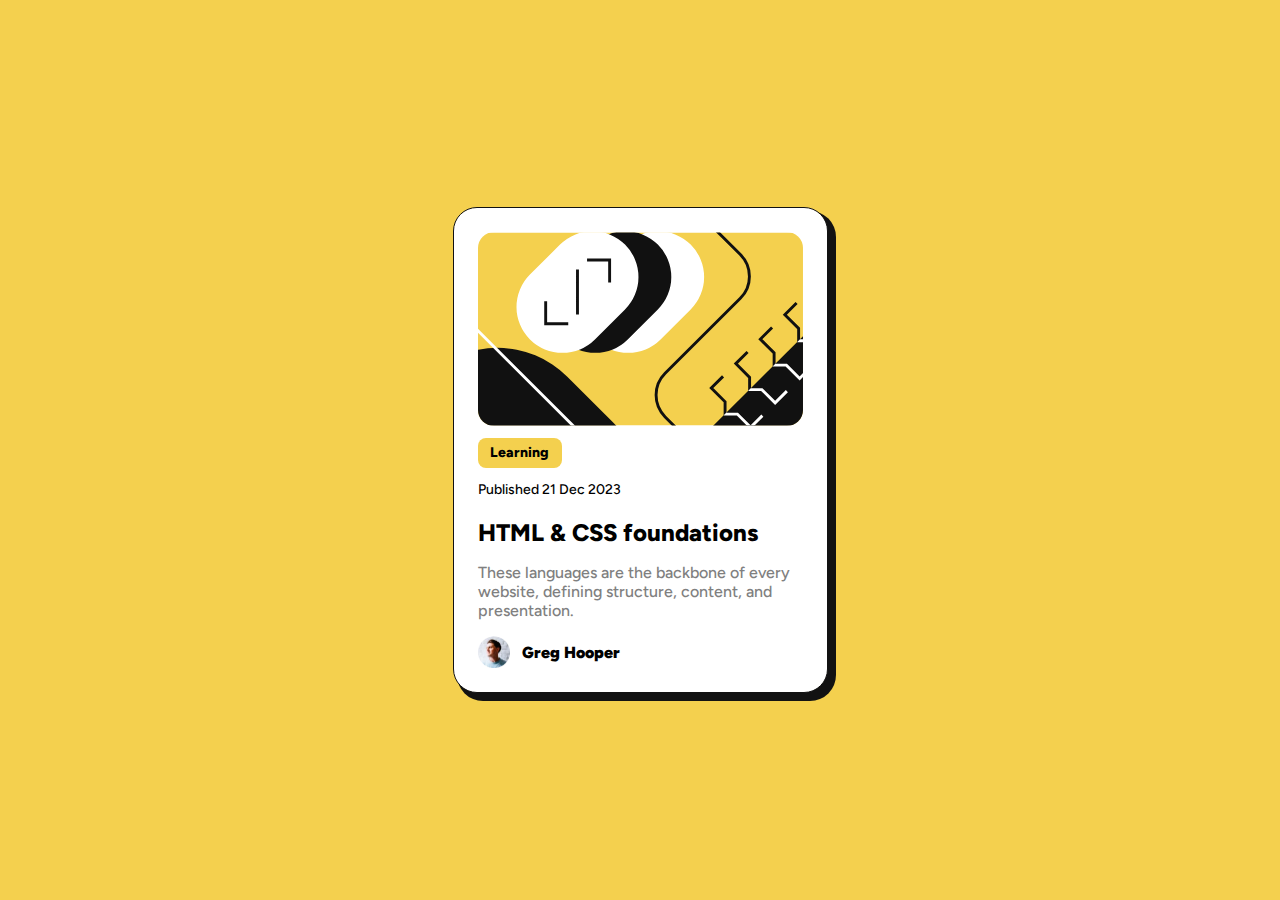
<file: blog-perview-card/index.html>
<!DOCTYPE html>
<html lang="en">
<head>
  <meta charset="UTF-8">
  <meta name="viewport" content="width=device-width, initial-scale=1.0"> <!-- displays site properly based on user's device -->

  <link rel="icon" type="image/png" sizes="32x32" href="assets/images/favicon-32x32.png">
  
  <title>Frontend Mentor | Blog preview card</title>

  <link rel="stylesheet" href="style.css">

</head>
<body>
  <main>
    <img class="svg" src="assets/images/illustration-article.svg" alt="">
    <div class="tag">
      <p>Learning</p>
    </div>
    <div class="publish">
      <p>Published 21 Dec 2023</p>
    </div>
    <h1>HTML & CSS foundations</h1>
    <p class="text">These languages are the backbone of every website, defining structure, content, and presentation.</p>
    <div class="profile">
      <img src="assets/images/image-avatar.webp" alt="">
      <p>Greg Hooper</p>
    </div>
  </main>
</body>
</html>
</file>
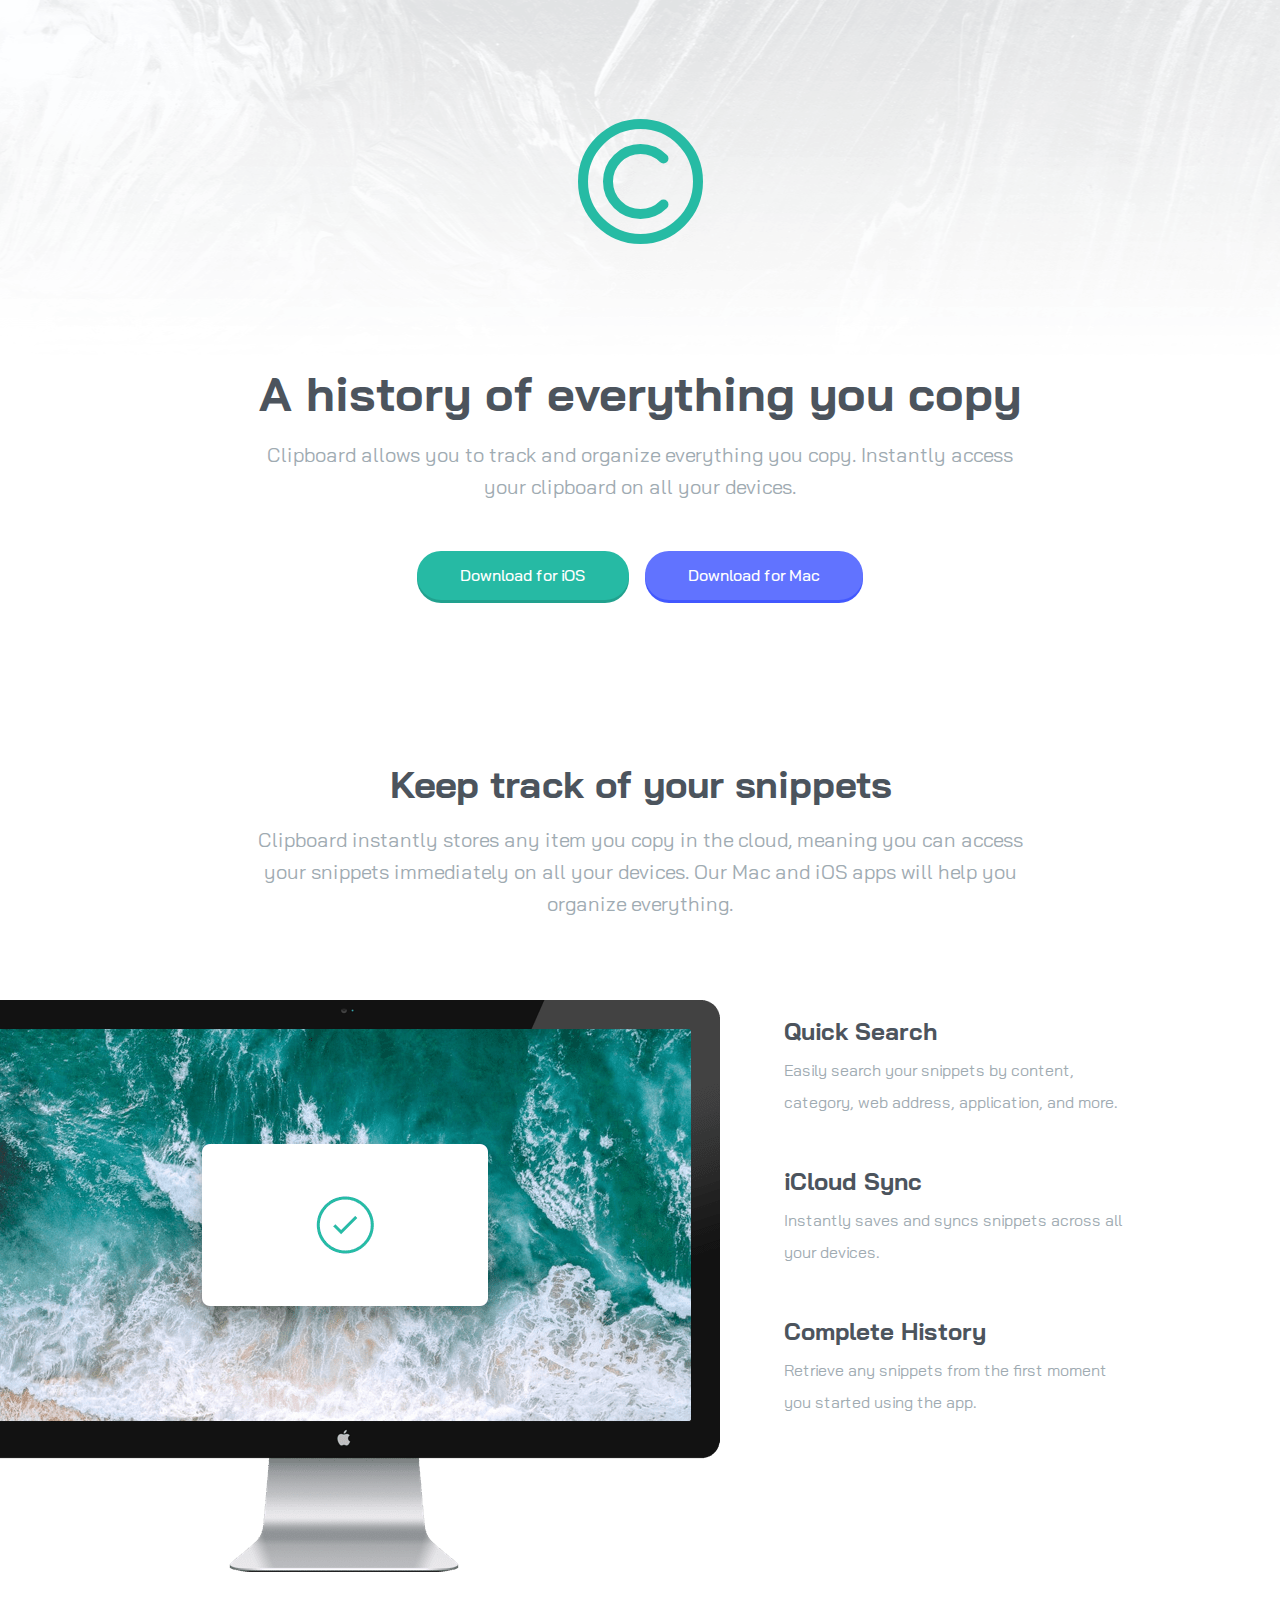
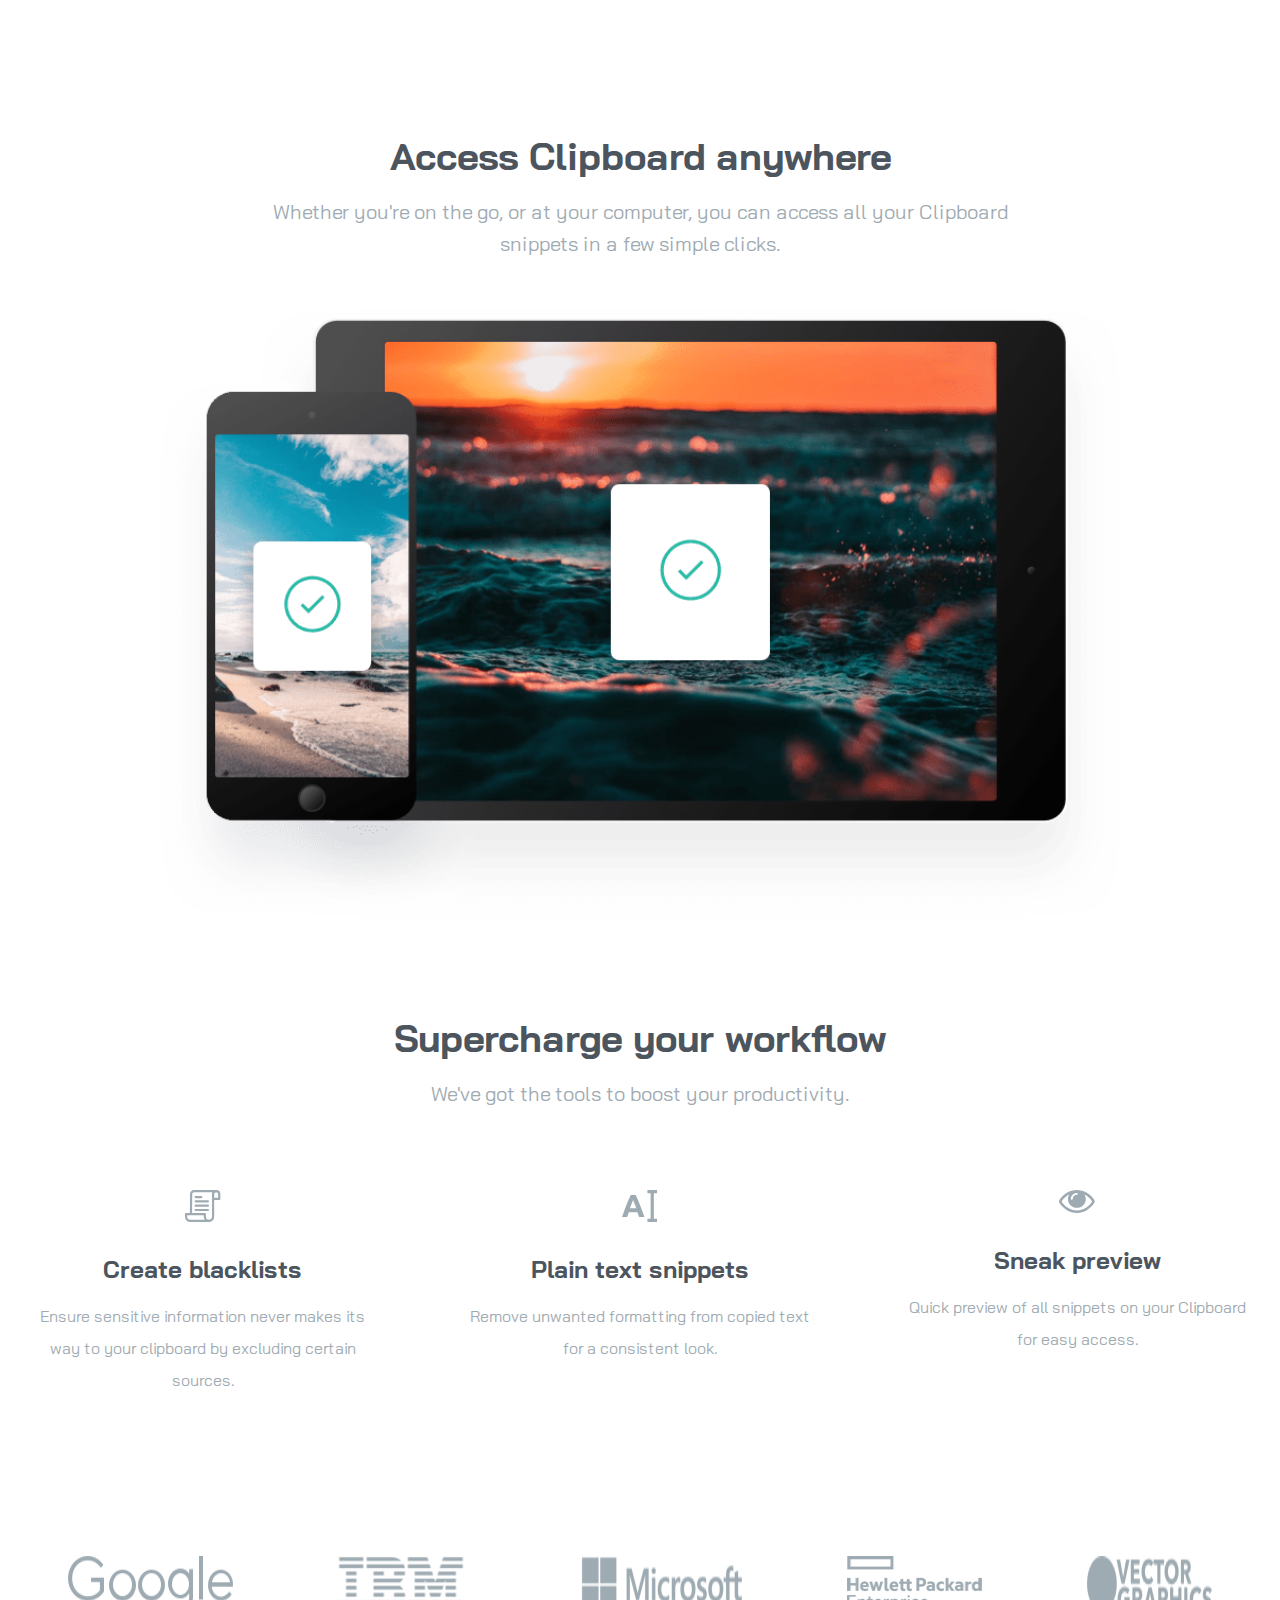
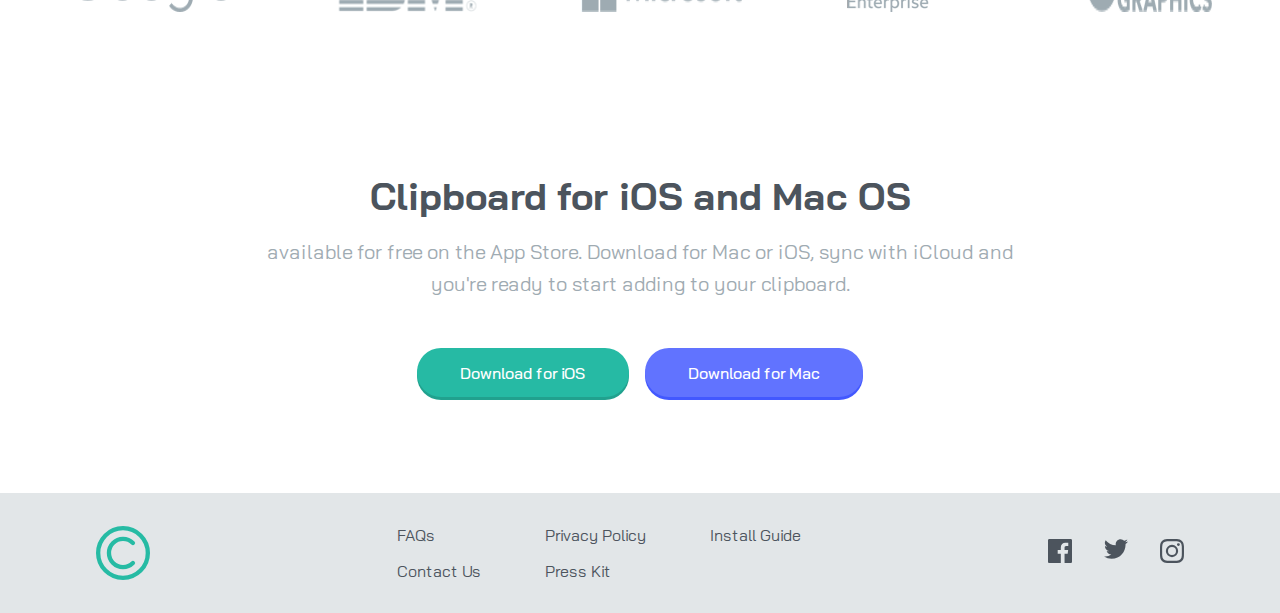
<file: clipboard-landing-page-master/index.html>
<!DOCTYPE html>
<html lang="en">
<head>
    <meta charset="UTF-8">
    <meta name="viewport" content="width=device-width, initial-scale=1.0">
    <title>Frontend Mentor | Clipboard landing page</title>

    <!------- CSS link ------->
    <link rel="stylesheet" href="style/style.css">

</head>
<body>
    <header>
        <img src="images/logo.svg" alt="">
    </header>
    <main>
        <article>
            <h1>A history of everything you copy</h1>
            <p class="text">Clipboard allows you to track and organize everything you copy. Instantly access your clipboard on all your devices.</p>
            <div class="btn__download">
                <button class="iOS">Download for iOS</button>
                <button class="Mac">Download for Mac</button>
            </div>
        </article>
        <article>
            <h2>Keep track of your snippets</h2>
            <p class="text">Clipboard instantly stores any item you copy in the cloud, meaning you can access your snippets immediately on all your devices. Our Mac and iOS apps will help you organize everything.</p>
        </article>

        <div class="container">
            <div class="col">
                <img src="images/image-computer.png" alt="">
            </div>
            <div class="col">
                <div class="row">
                    <h3>Quick Search</h3>
                    <p>Easily search your snippets by content, category, web address, application, and more.</p>
                </div>
                <div class="row">
                    <h3>iCloud Sync</h3>
                    <p>Instantly saves and syncs snippets across all your devices.</p>
                </div>
                <div class="row">
                    <h3>Complete History</h3>
                    <p>Retrieve any snippets from the first moment you started using the app.</p>
                </div>
            </div>
        </div>

        <article>
            <h2>Access Clipboard anywhere</h2>
            <p class="text">Whether you're on the go, or at your computer, you can access all your Clipboard snippets in a few simple clicks.</p>
            <img src="images/image-devices.png" alt="">
        </article>

        <article>
            <h2>Supercharge your workflow</h2>
            <p class="text">We've got the tools to boost your productivity.</p>
        </article>

        <div class="rows">
            <div class="col">
                <img src="images/icon-blacklist.svg" alt="">
                <h3>Create blacklists</h3>
                <p>Ensure sensitive information never makes its way to your clipboard by excluding certain sources.</p>
            </div>
            <div class="col">
                <img src="images/icon-text.svg" alt="">
                <h3>Plain text snippets</h3>
                <p>Remove unwanted formatting from copied text for a consistent look.</p>
            </div>
            <div class="col">
                <img src="images/icon-preview.svg" alt="">
                <h3>Sneak preview</h3>
                <p>Quick preview of all snippets on your Clipboard for easy access.</p>
            </div>
        </div>
        
        <div class="logos">
            <img src="images/logo-google.png" alt="">
            <img src="images/logo-ibm.png" alt="">
            <img src="images/logo-microsoft.png" alt="">
            <img src="images/logo-hp.png" alt="">
            <img src="images/logo-vector-graphics.png" alt="">
        </div>

        <article>
            <h2>Clipboard for iOS and Mac OS</h2>
            <p class="text">available for free on the App Store. Download for Mac or iOS, sync with iCloud and you're ready to start adding to your clipboard.</p>
            <div class="btn__download">
                <button class="iOS">Download for iOS</button>
                <button class="Mac">Download for Mac</button>
            </div>
        </article>
    </main>

    <footer>
        <img src="images/logo.svg" alt="">
        <ul>
            <li>
                <a href="">FAQs</a>
                <a href="">Contact Us</a>
            </li>
            <li>
                <a href="">Privacy Policy</a>
                <a href="">Press Kit</a>
            </li>
            <li>
                <a href="">Install Guide</a>
            </li>
        </ul>
        <div class="social">
            <a href="">
                <svg width="24" height="24" xmlns="http://www.w3.org/2000/svg"><path d="M22.675 0H1.325C.593 0 0 .593 0 1.325v21.351C0 23.407.593 24 1.325 24H12.82v-9.294H9.692v-3.622h3.128V8.413c0-3.1 1.893-4.788 4.659-4.788 1.325 0 2.463.099 2.795.143v3.24l-1.918.001c-1.504 0-1.795.715-1.795 1.763v2.313h3.587l-.467 3.622h-3.12V24h6.116c.73 0 1.323-.593 1.323-1.325V1.325C24 .593 23.407 0 22.675 0z"/></svg>
            </a>
            <a href="">
                <svg width="24" height="20" xmlns="http://www.w3.org/2000/svg"><path d="M24 2.557a9.83 9.83 0 01-2.828.775A4.932 4.932 0 0023.337.608a9.864 9.864 0 01-3.127 1.195A4.916 4.916 0 0016.616.248c-3.179 0-5.515 2.966-4.797 6.045A13.978 13.978 0 011.671 1.149a4.93 4.93 0 001.523 6.574 4.903 4.903 0 01-2.229-.616c-.054 2.281 1.581 4.415 3.949 4.89a4.935 4.935 0 01-2.224.084 4.928 4.928 0 004.6 3.419A9.9 9.9 0 010 17.54a13.94 13.94 0 007.548 2.212c9.142 0 14.307-7.721 13.995-14.646A10.025 10.025 0 0024 2.557z"/></svg>
            </a>
            <a href="">
                <svg width="24" height="24" xmlns="http://www.w3.org/2000/svg"><path d="M12 2.163c3.204 0 3.584.012 4.85.07 3.252.148 4.771 1.691 4.919 4.919.058 1.265.069 1.645.069 4.849 0 3.205-.012 3.584-.069 4.849-.149 3.225-1.664 4.771-4.919 4.919-1.266.058-1.644.07-4.85.07-3.204 0-3.584-.012-4.849-.07-3.26-.149-4.771-1.699-4.919-4.92-.058-1.265-.07-1.644-.07-4.849 0-3.204.013-3.583.07-4.849.149-3.227 1.664-4.771 4.919-4.919 1.266-.057 1.645-.069 4.849-.069zM12 0C8.741 0 8.333.014 7.053.072 2.695.272.273 2.69.073 7.052.014 8.333 0 8.741 0 12c0 3.259.014 3.668.072 4.948.2 4.358 2.618 6.78 6.98 6.98C8.333 23.986 8.741 24 12 24c3.259 0 3.668-.014 4.948-.072 4.354-.2 6.782-2.618 6.979-6.98.059-1.28.073-1.689.073-4.948 0-3.259-.014-3.667-.072-4.947-.196-4.354-2.617-6.78-6.979-6.98C15.668.014 15.259 0 12 0zm0 5.838a6.162 6.162 0 100 12.324 6.162 6.162 0 000-12.324zM12 16a4 4 0 110-8 4 4 0 010 8zm6.406-11.845a1.44 1.44 0 100 2.881 1.44 1.44 0 000-2.881z"/></svg>
            </a>
        </div>
    </footer>
</body>
</html>
</file>
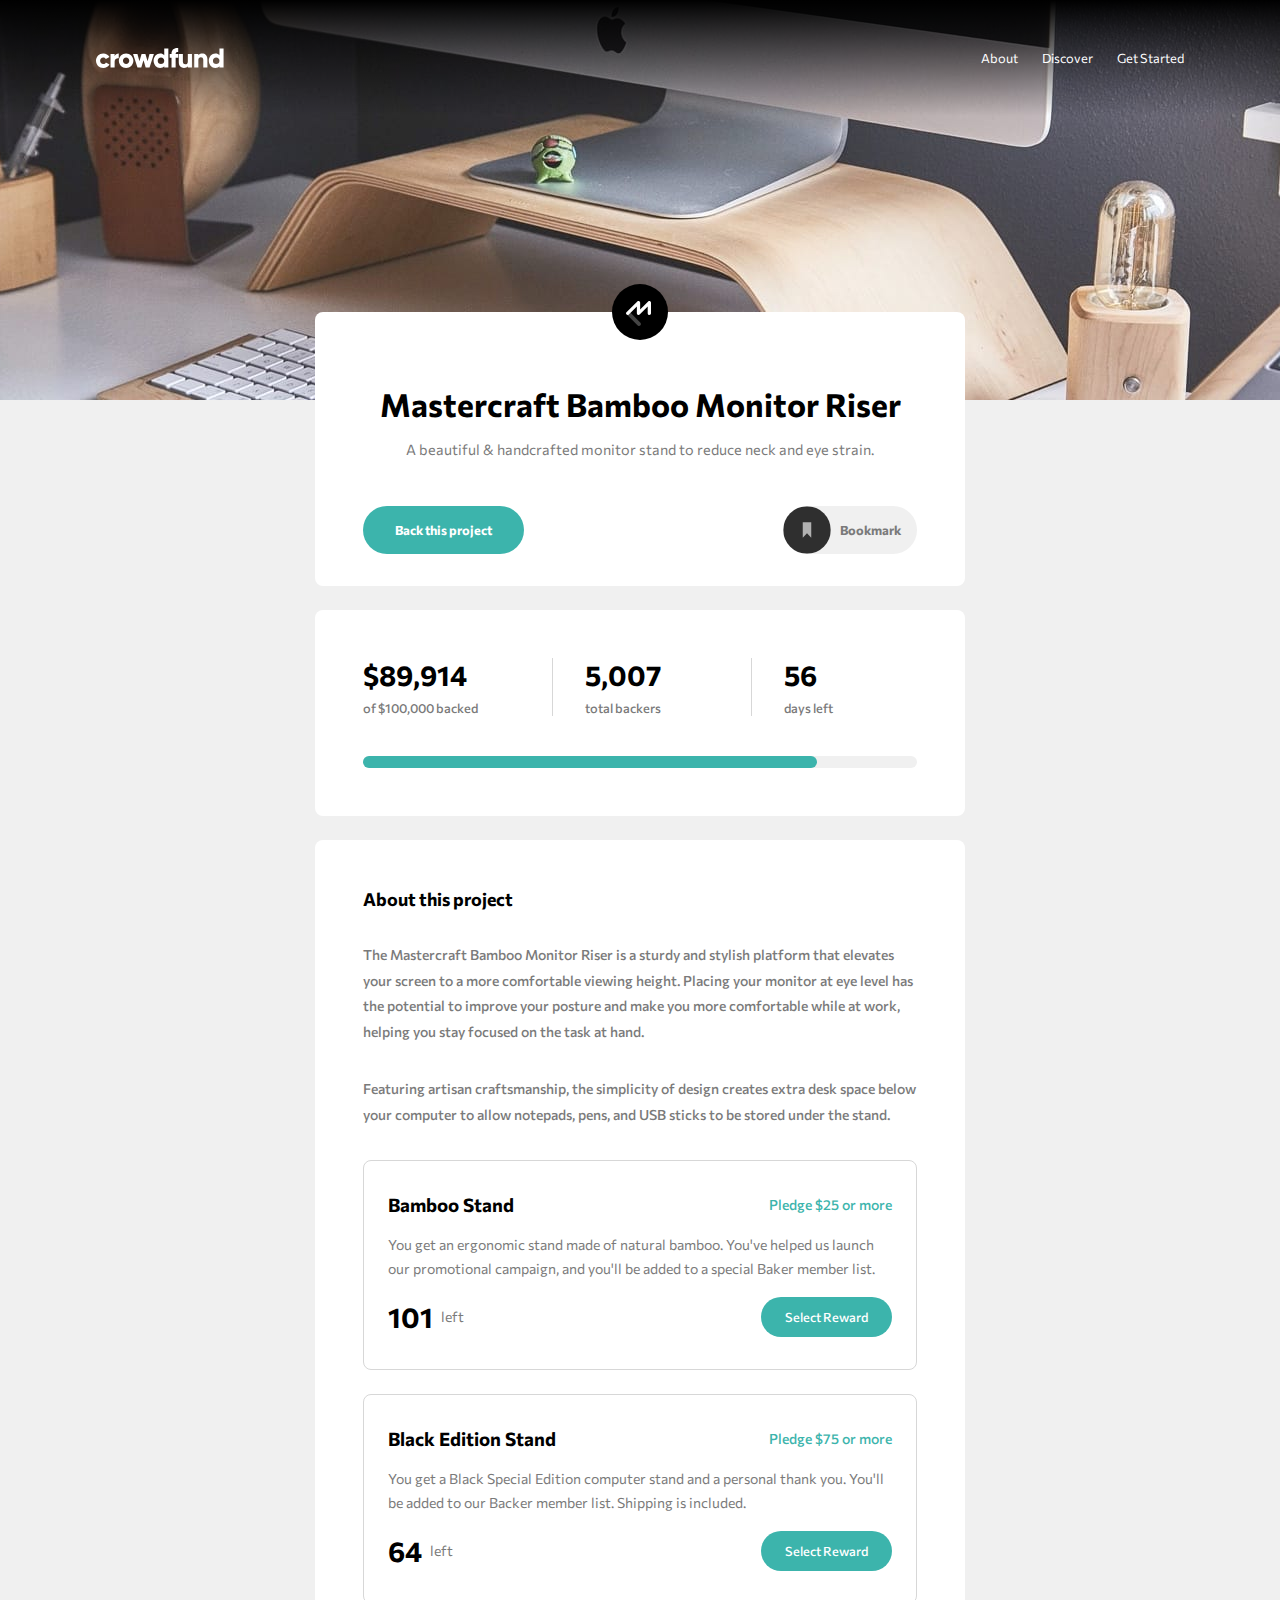
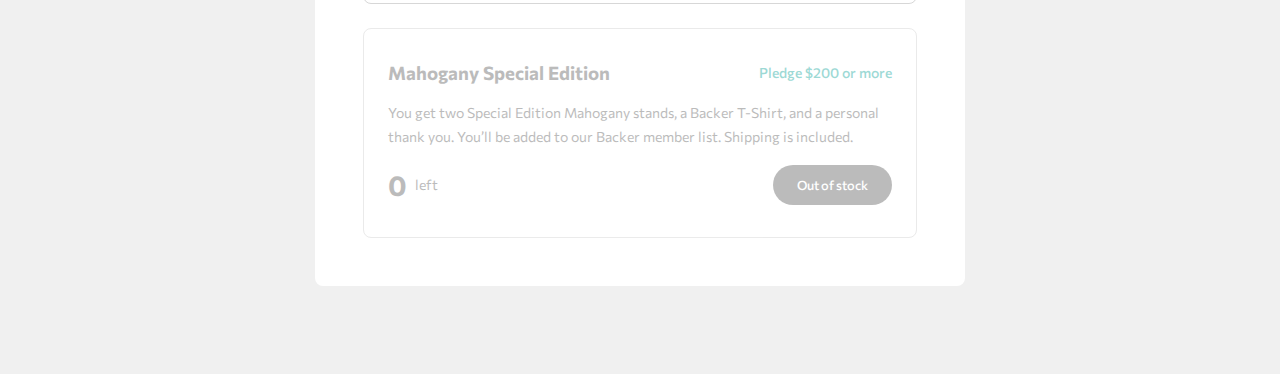
<file: crowdfunding-product-page-main/index.html>
<!DOCTYPE html>
<html lang="en">
    <head>
        <meta charset="UTF-8" />
        <meta name="viewport" content="width=device-width, initial-scale=1.0" />
        <!-- displays site properly based on user's device -->

        <link
            rel="icon"
            type="image/png"
            sizes="32x32"
            href="images/favicon-32x32.png"
        />

        <title>Frontend Mentor | Crowdfunding product page</title>

        <!------- CSS ------->
        <link rel="stylesheet" href="style.css" />
    </head>
    <body>
        <!------- Header ------->
        <header></header>

        <!------- Navbar ------->
        <nav>
            <img src="images/logo.svg" alt="Logo" />
            <li class="nav-items">
                <a href="#">About</a>
                <a href="#">Discover</a>
                <a href="#">Get Started</a>
            </li>
            <img src="images/icon-hamburger.svg" alt="Menu Toggle" menuToggle />
            <!----- Menu ----->
            <div class="menu" menu>
                <li class="menu-items">
                    <a href="#">About</a>
                    <a href="#">Discover</a>
                    <a href="#">Get Started</a>
                </li>
            </div>
        </nav>

        <!------- Main ------->
        <main>
            <article class="title">
                <img src="images/logo-mastercraft.svg" alt="Mastercraft Logo" />
                <h1>Mastercraft Bamboo Monitor Riser</h1>
                <p>
                    A beautiful & handcrafted monitor stand to reduce neck and
                    eye strain.
                </p>
                <div>
                    <button statesModal>Back this project</button>
                    <button bookmark>
                        <svg
                            width="56"
                            height="56"
                            xmlns="http://www.w3.org/2000/svg"
                        >
                            <g fill="none" fill-rule="evenodd">
                                <circle fill="#2F2F2F" cx="28" cy="28" r="28" />
                                <path
                                    fill="#B1B1B1"
                                    d="M23 19v18l5-5.058L33 37V19z"
                                />
                            </g>
                        </svg>
                        <p>Bookmark</p>
                    </button>
                </div>
            </article>
            <article class="status">
                <div>
                    <div class="col">
                        <p class="number">$89,914</p>
                        <p class="text">of $100,000 backed</p>
                    </div>
                    <div class="col">
                        <p class="number">5,007</p>
                        <p class="text">total backers</p>
                    </div>
                    <div class="col">
                        <p class="number">56</p>
                        <p class="text">days left</p>
                    </div>
                </div>
                <div class="progress-bar">
                    <div class="complete"></div>
                </div>
            </article>
            <article class="modal">
                <h2>About this project</h2>
                <p>
                    The Mastercraft Bamboo Monitor Riser is a sturdy and stylish
                    platform that elevates your screen to a more comfortable
                    viewing height. Placing your monitor at eye level has the
                    potential to improve your posture and make you more
                    comfortable while at work, helping you stay focused on the
                    task at hand.
                </p>
                <p>
                    Featuring artisan craftsmanship, the simplicity of design
                    creates extra desk space below your computer to allow
                    notepads, pens, and USB sticks to be stored under the stand.
                </p>
                <div class="modal-options">
                    <div class="option">
                        <div class="title">
                            <h3>Bamboo Stand</h3>
                            <p class="price">Pledge $25 or more</p>
                        </div>
                        <p class="detail">
                            You get an ergonomic stand made of natural bamboo.
                            You've helped us launch our promotional campaign,
                            and you'll be added to a special Baker member list.
                        </p>
                        <div class="more-detail">
                            <span class="days-left">
                                <p class="days">101</p>
                                <p class="left">left</p>
                            </span>
                            <button statesModal>Select Reward</button>
                        </div>
                    </div>
                    <div class="option">
                        <div class="title">
                            <h3>Black Edition Stand</h3>
                            <p class="price">Pledge $75 or more</p>
                        </div>
                        <p class="detail">
                            You get a Black Special Edition computer stand and a
                            personal thank you. You'll be added to our Backer
                            member list. Shipping is included.
                        </p>
                        <div class="more-detail">
                            <span class="days-left">
                                <p class="days">64</p>
                                <p class="left">left</p>
                            </span>
                            <button statesModal>Select Reward</button>
                        </div>
                    </div>
                    <div class="option disable">
                        <div class="title">
                            <h3>Mahogany Special Edition</h3>
                            <p class="price">Pledge $200 or more</p>
                        </div>
                        <p class="detail">
                            You get two Special Edition Mahogany stands, a
                            Backer T-Shirt, and a personal thank you. You’ll be
                            added to our Backer member list. Shipping is
                            included.
                        </p>
                        <div class="more-detail">
                            <span class="days-left">
                                <p class="days">0</p>
                                <p class="left">left</p>
                            </span>
                            <button>Out of stock</button>
                        </div>
                    </div>
                </div>
            </article>
        </main>

        <!------- Modals ------->
        <div class="modals" modals>
            <div>
                <img
                    src="images/icon-close-modal.svg"
                    alt="close"
                    closeModals
                />
                <h4>Back this project</h4>
                <p class="title">
                    Want to support us in bringing Mastercraft Bamboo Monitor
                    Riser out in the world?
                </p>
                <div class="options">
                    <div class="modals-radios">
                        <label success>
                            <input type="radio" name="option" />
                            Pledge with no reward
                        </label>
                        <p class="content">
                            Choose to support us without a reward if you simply
                            believe in our project. As a backer, you will be
                            signed up to receive product updates via email.
                        </p>
                    </div>
                </div>
                <div class="options">
                    <div class="modals-radios">
                        <div class="head">
                            <label>
                                <input type="radio" name="option" checked />
                                Bamboo Stand
                            </label>
                            <p class="pledge">Pledge $25 or more</p>
                            <div class="days-left">
                                <p class="days">101</p>
                                <p class="left">left</p>
                            </div>
                        </div>
                        <p class="content">
                            You get an ergonomic stand made of natural bamboo.
                            You've helped us launch our promotional campaign,
                            and you'll be added to a special Baker member list.
                        </p>
                    </div>
                    <div class="submit">
                        <p>Enter your pledge</p>
                        <div>
                            <label>
                                <p>$</p>
                                <input type="number" value="25" />
                            </label>
                            <button success>Continue</button>
                        </div>
                    </div>
                </div>
                <div class="options">
                    <div class="modals-radios">
                        <div class="head">
                            <label>
                                <input type="radio" name="option" />
                                Black Edition Stand
                            </label>
                            <p class="pledge">Pledge $75 or more</p>
                            <div class="days-left">
                                <p class="days">64</p>
                                <p class="left">left</p>
                            </div>
                        </div>
                        <p class="content">
                            You get a Black Special Edition computer stand and a
                            personal thank you. You'll be added to our Backer
                            member list. Shipping is included.
                        </p>
                    </div>
                    <div class="submit">
                        <p>Enter your pledge</p>
                        <div>
                            <label>
                                <p>$</p>
                                <input type="number" value="75" />
                            </label>
                            <button success>Continue</button>
                        </div>
                    </div>
                </div>
            </div>
        </div>

        <!------- Modal Completed ------->
        <div class="modal-completed" completed>
            <div>
                <img src="images/icon-check.svg" alt="Icon Check" />
                <h6>Thanks for your support!</h6>
                <p>
                    Your pledge brings us one step closer to sharing Mastercraft
                    Bamboo Monitor Riser worldwide. You will get an email once
                    our campaign is completed.
                </p>
                <button popUp>Got it!</button>
            </div>
        </div>

        <!------- JS ------->
        <script src="script.js"></script>
    </body>
</html>
</file>
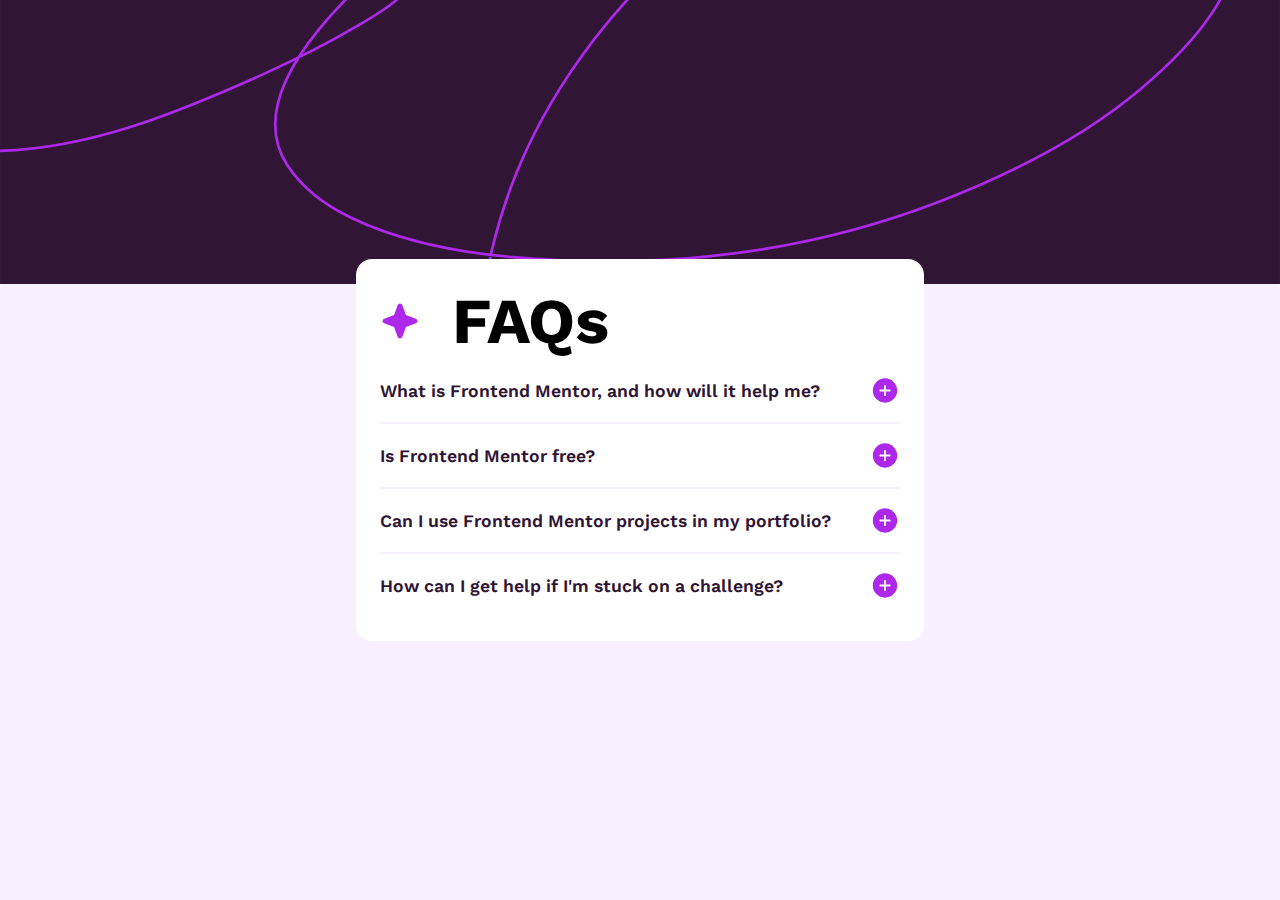
<file: faq-accordion-main/index.html>
<!DOCTYPE html>
<html lang="en">
<head>
  <meta charset="UTF-8">
  <meta name="viewport" content="width=device-width, initial-scale=1.0"> <!-- displays site properly based on user's device -->
  <link rel="icon" type="image/png" sizes="32x32" href="assets/images/favicon-32x32.png">
  <link rel="stylesheet" href="style.css">
  <title>Frontend Mentor | FAQ accordion</title>
</head>
<body>
  <div class="container">
    <div class="faq-headline">
      <img src="assets/images/icon-star.svg" alt="">
      <h1>FAQs</h1>
    </div>
    <div class="accordion-container">
      <div class="accordion-item">
        <button class="accordion-btn">
          What is Frontend Mentor, and how will it help me?
          <div class="icons">
            <img class="plus-icon btn-icon" src="assets/images/icon-plus.svg" alt="">
            <img class="minus-icon btn-icon" src="assets/images/icon-minus.svg" alt="">
          </div>
        </button>
        <div class="accordion-description">
          <p>Frontend Mentor offers realistic coding challenges to help developers improve their
            frontend coding skills with projects in HTML, CSS, and JavaScript. It's suitable for
            all levels and ideal for portfolio building.</p>
        </div>
      </div>
      <div class="accordion-item">
        <button id="accordion-btn" class="accordion-btn">
          Is Frontend Mentor free?
          <div class="icons">
            <img class="plus-icon btn-icon" src="assets/images/icon-plus.svg" alt="">
            <img class="minus-icon btn-icon" src="assets/images/icon-minus.svg" alt="">
          </div>
        </button>
        <div class="accordion-description">
          <p>Yes, Frontend Mentor offers both free and premium coding challenges, with the free
            option providing access to a range of projects suitable for all skill levels.</p>
        </div>
      </div>
      <div class="accordion-item">
        <button id="accordion-btn" class="accordion-btn">
          Can I use Frontend Mentor projects in my portfolio?
          <div class="icons">
            <img class="plus-icon btn-icon" src="assets/images/icon-plus.svg" alt="">
            <img class="minus-icon btn-icon" src="assets/images/icon-minus.svg" alt="">
          </div>
        </button>
        <div class="accordion-description">
          <p>Yes, you can use projects completed on Frontend Mentor in your portfolio. It's an excellent
            way to showcase your skills to potential employers!</p>
        </div>
      </div>
      <div class="accordion-item">
        <button id="accordion-btn" class="accordion-btn">
          How can I get help if I'm stuck on a challenge?
          <div class="icons">
            <img class="plus-icon btn-icon" src="assets/images/icon-plus.svg" alt="">
            <img class="minus-icon btn-icon" src="assets/images/icon-minus.svg" alt="">
          </div>
        </button>
        <div class="accordion-description">
          <p>The best place to get help is inside Frontend Mentor's Discord community. There's a help
            channel where you can ask questions and seek support from other community members.</p>
        </div>
      </div>
    </div>
  </div>
  <script src="script.js"></script>
</body>
</html>
</file>
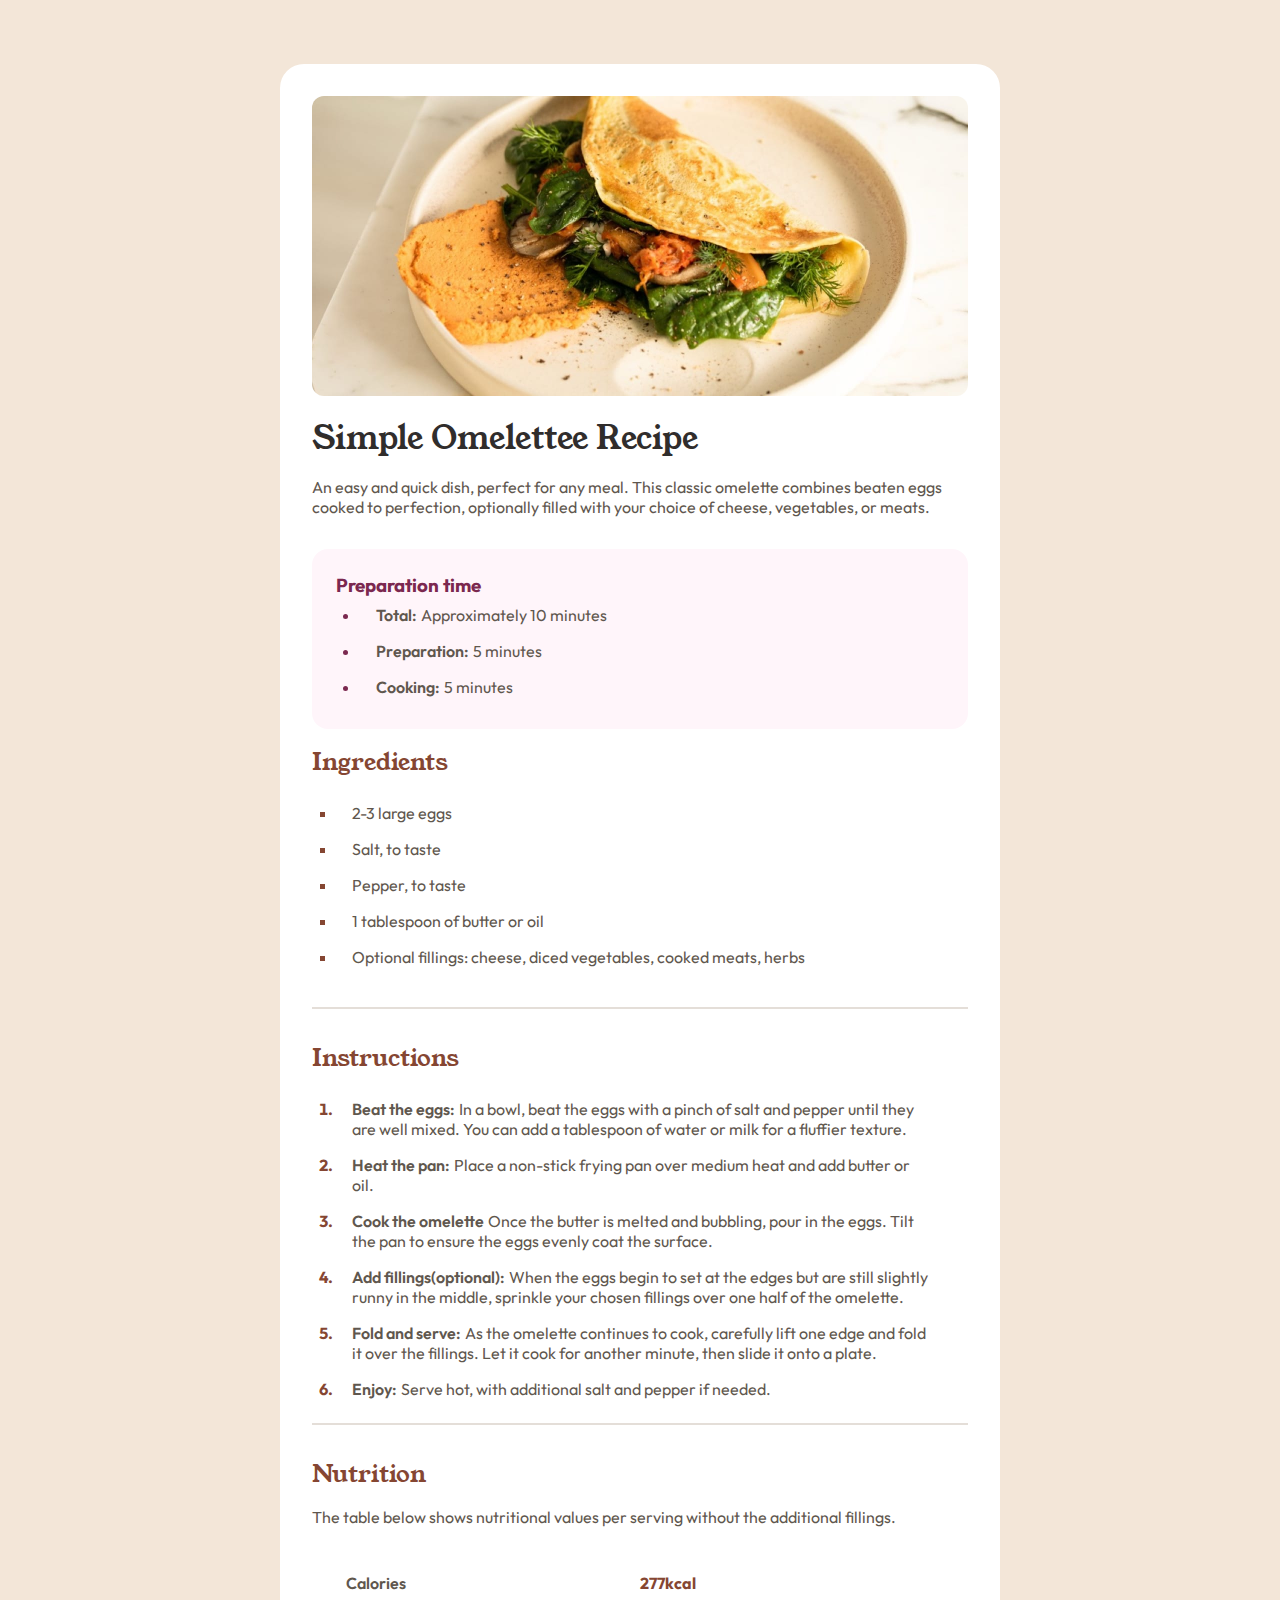
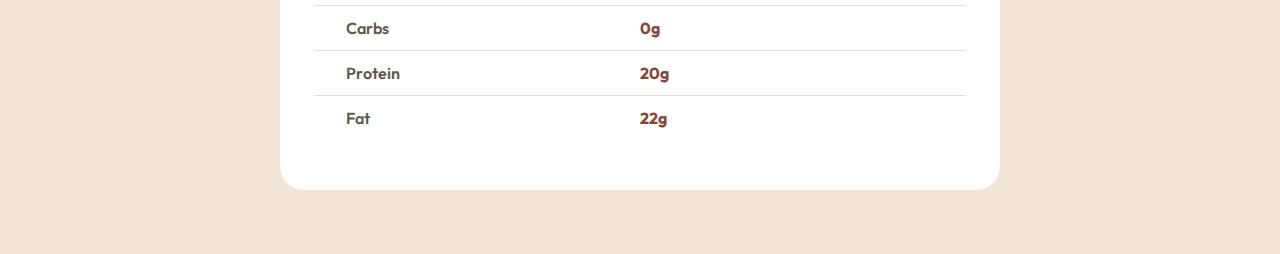
<file: recipe-page-main/index.html>
<!DOCTYPE html>
<html lang="en">
<head>
    <meta charset="UTF-8">
    <meta name="viewport" content="width=device-width, initial-scale=1.0">
    <link rel="shortcut icon" href="assets/images/favicon-32x32.png" type="image/x-icon">
    <title>Frontend Mentor | Recipe page</title>

    <link rel="stylesheet" href="style.css">

</head>
<body>
    <main>
        <article>
            <img src="assets/images/image-omelette.jpeg" alt="omelette">
            <div>
                <h1>Simple Omelettee Recipe</h1>
                <p class="support-text">An easy and quick dish, perfect for any meal. This classic omelette combines beaten eggs cooked to perfection, optionally filled with your choice of cheese, vegetables, or meats.</p>
                <div class="preparation">
                    <h3>Preparation time</h3>
                    <ul>
                        <li><span class="title">Total:</span><span class="text">Approximately 10 minutes</span></li>
                        <li><span class="title">Preparation:</span><span class="text">5 minutes</span></li>
                        <li><span class="title">Cooking:</span><span class="text">5 minutes</span></li>
                    </ul>
                </div>
            </div>
            <div class="ingredients">
                <h2>Ingredients</h2>
                <ul>
                    <li><p>2-3 large eggs</p></li>
                    <li><p>Salt, to taste</p></li>
                    <li><p>Pepper, to taste</p></li>
                    <li><p>1 tablespoon of butter or oil</p></li>
                    <li><p>Optional fillings: cheese, diced vegetables, cooked meats, herbs</p></li>
                </ul>
            </div>
            <hr>
            <div class="Instructions">
                <h2>Instructions</h2>
                <ol>
                    <li><span class="title">Beat the eggs:</span><span class="text">In a bowl, beat the eggs with a pinch of salt and pepper until they are well mixed. You can add a tablespoon of water or milk for a fluffier texture.</span></li>
                    <li><span class="title">Heat the pan:</span><span class="text">Place a non-stick frying pan over medium heat and add butter or oil.</span></li>
                    <li><span class="title">Cook the omelette</span><span class="text">Once the butter is melted and bubbling, pour in the eggs. Tilt the pan to ensure the eggs evenly coat the surface.</span></li>
                    <li><span class="title">Add fillings(optional):</span><span class="text">When the eggs begin to set at the edges but are still slightly runny in the middle, sprinkle your chosen fillings over one half of the omelette.</span></li>
                    <li><span class="title">Fold and serve:</span><span class="text">As the omelette continues to cook, carefully lift one edge and fold it over the fillings. Let it cook for another minute, then slide it onto a plate.</span></li>
                    <li><span class="title">Enjoy:</span><span class="text">Serve hot, with additional salt and pepper if needed.</span></li>
                </ul>
            </div>
            <hr>
            <div class="Nutrition">
                <h2>Nutrition</h2>
                <p class="support-text">The table below shows nutritional values per serving without the additional fillings.</p>
                
                <table>
                    <tbody>
                        <tr>
                            <td class="title">Calories</td>
                            <td class="value">277kcal</td>
                        </tr>
                        <tr>
                            <td class="title">Carbs</td>
                            <td class="value">0g</td>
                        </tr>
                        <tr>
                            <td class="title">Protein</td>
                            <td class="value">20g</td>
                        </tr>
                        <tr>
                            <td class="title">Fat</td>
                            <td class="value">22g</td>
                        </tr>
                    </tbody>
                </table>
            </div>
        </article>
    </main>
</body>
</html>
</file>
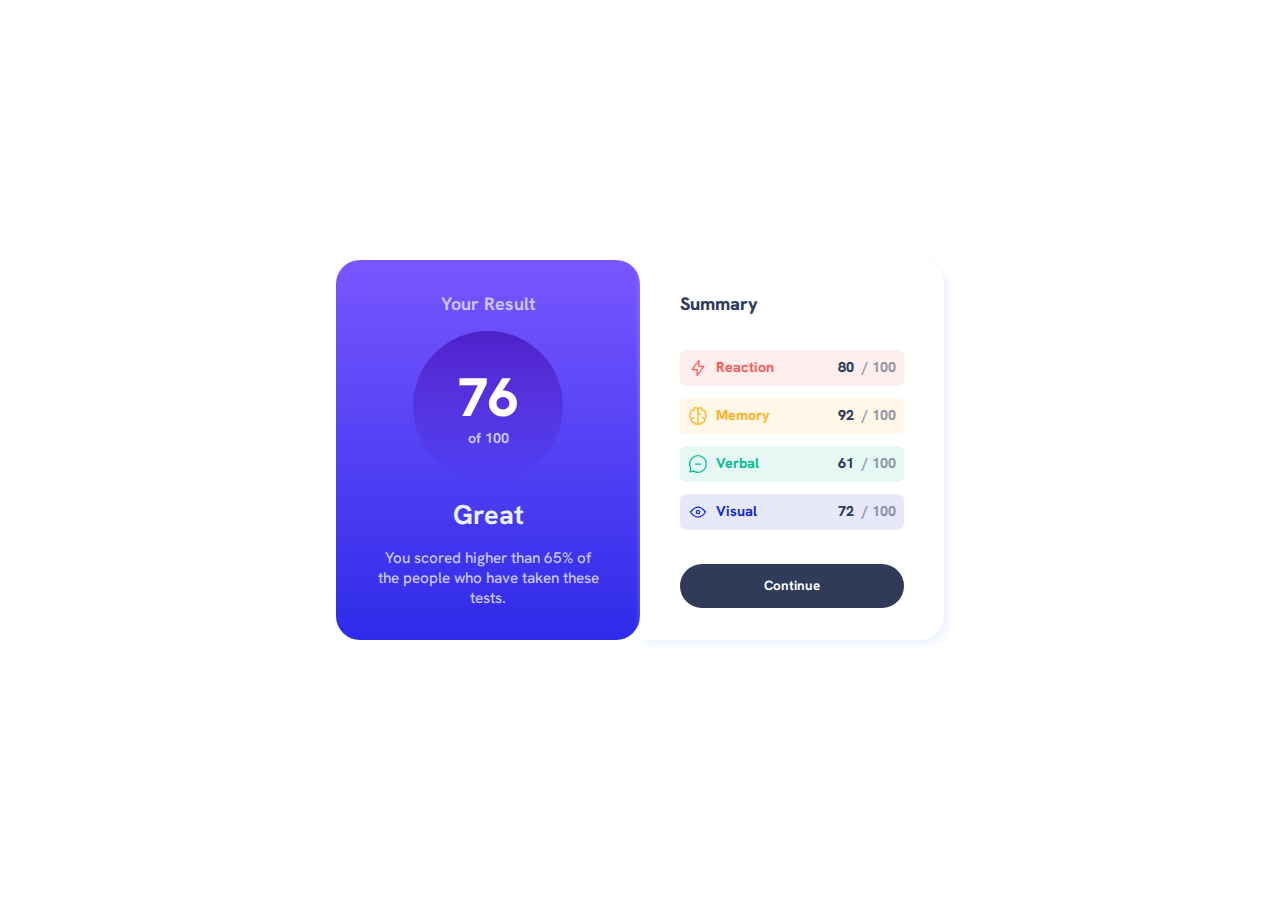
<file: results-summary-component-main/index.html>
<!DOCTYPE html>
<html lang="en">
<head>
  <meta charset="UTF-8">
  <meta name="viewport" content="width=device-width, initial-scale=1.0"> <!-- displays site properly based on user's device -->

  <link rel="icon" type="image/png" sizes="32x32" href="assets/images/favicon-32x32.png">
  
  <title>Frontend Mentor | Results summary component</title>

  <link rel="stylesheet" href="style.css">
 
</head>
<body>
  <main>
    <section class="score">
      <p class="title">Your Result</p>
      <div class="your_score">
        <p>76</p>
        <p>of 100</p>
      </div>
      <p class="status">Great</p>
      <p class="text">You scored higher than 65% of the people who have taken these tests.</p>
    </section>
    <section class="summary">
      <p class="title">Summary</p>
      <div class="info">
        <div class="reaction">
          <span>
            <img src="assets/images/icon-reaction.svg" alt="icon-reaction">
            <p>Reaction</p>
          </span>
          <span>
            <p>80</p>
            <p>/ 100</p>
          </span>
        </div>
        <div class="memory">
          <span>
            <img src="assets/images/icon-memory.svg" alt="icon-memory">
            <p>Memory</p>
          </span>
          <span>
            <p>92</p>
            <p>/ 100</p>
          </span>
        </div>
        <div class="verbal">
          <span>
            <img src="assets/images/icon-verbal.svg" alt="icon-verbal">
            <p>Verbal</p>
          </span>
          <span>
            <p>61</p>
            <p>/ 100</p>
          </span>
        </div>
        <div class="visual">
          <span>
            <img src="assets/images/icon-visual.svg" alt="icon-visual">
            <p>Visual</p>
          </span>
          <span>
            <p>72</p>
            <p>/ 100</p>
          </span>
        </div>
      </div>
      <button type="button">Continue</button>
    </section>
  </main>
</body>
</html>
</file>
<file: blog-perview-card/style.css>
@import url('https://fonts.googleapis.com/css2?family=Figtree:ital,wght@0,300..900;1,300..900&display=swap');

:root {
    --Yellow: hsl(47, 88%, 63%);
    --White: hsl(0, 0%, 100%);
    --Grey: hsl(0, 0%, 50%);
    --Black: hsl(0, 0%, 7%);
}

* {
    margin: 0;
    padding: 0;
    box-sizing: border-box;
}

body {
    font-family: "Figtree", sans-serif;
    font-size: 16px;
    display: flex;
    align-items: center;
    justify-content: center;
    height: 100vh;
    width: 100%;
    background-color: var(--Yellow);
}

main {
    display: flex;
    flex-direction: column;
    width: 375px;
    background-color: var(--White);
    padding: 1.5rem;
    border: 1px solid var(--Black);
    box-shadow: 6px 6px 0 2px var(--Black);
    border-radius: 24px;
    gap: 1rem;
}

main .svg {
    border-radius: 16px;
}

.tag p {
    display: inline;
    padding: 0.4rem 0.8rem;
    background-color: var(--Yellow);
    font-weight: 800;
    border-radius: 0.5rem;
    font-size: 14px;
}

.publish p {
    padding: 0.25rem 0;
    font-weight: 500;
    font-size: 14px;
}

h1 {
    font-size: 1.5rem;
    font-weight: 800;
}

.text {
    color: var(--Grey);
    font-weight: 500;
}

.profile {
    display: flex;
    align-items: center;
    gap: 0.75rem;
}

.profile img {
    width: 32px;
    aspect-ratio: 1;
}

.profile p {
    font-weight: 900;
}
</file>
<file: clipboard-landing-page-master/style/style.css>
@import url("https://fonts.googleapis.com/css2?family=Bai+Jamjuree:wght@500;700&display=swap");
* {
  margin: 0;
  padding: 0;
  box-sizing: border-box;
}

body {
  font-family: "Bai Jamjuree", sans-serif;
  overflow-x: hidden;
}

h1, h2, h3 {
  color: hsl(210, 10%, 33%);
  font-weight: 700;
}

h1 {
  font-size: 48px;
}

h2 {
  font-size: 38px;
}

h3 {
  font-size: 24px;
  padding-top: 1rem;
}

li {
  list-style: none;
}

a {
  text-decoration: none;
}

button {
  color: hsl(0, 0%, 100%);
  border: none;
  outline: none;
  padding: 0.9rem 2.7rem;
  border-radius: 1.5rem;
  font-family: inherit;
  font-size: 16px;
  font-weight: 500;
  cursor: pointer;
  opacity: 1;
  transition: opacity 0.3s ease;
}

button:hover {
  opacity: 0.7;
}

header {
  width: 100%;
  height: 363px;
  background: url(../images/bg-header-desktop.png) no-repeat center center/cover;
  display: flex;
  justify-content: center;
  align-items: center;
}

main article {
  display: flex;
  justify-content: center;
  align-items: center;
  flex-direction: column;
}
main article:first-child {
  padding-bottom: 10rem;
}
main article:nth-child(2), main article:nth-child(5) {
  padding-bottom: 2rem;
}
main article:nth-child(4), main article:last-child {
  padding-bottom: 6rem;
}
main article .text {
  padding: 1rem 0rem 3rem 0rem;
  width: 49rem;
  text-align: center;
  font-size: 20px;
  color: hsl(201, 11%, 66%);
  line-height: 2rem;
}
main article img {
  width: 75%;
  height: 75%;
  object-fit: cover;
  object-position: center center;
}
main article .btn__download {
  display: flex;
  gap: 1rem;
}
main article .btn__download .iOS {
  background-color: hsl(171, 66%, 44%);
  box-shadow: 0 3px hsl(171, 66%, 38%);
}
main article .btn__download .Mac {
  background-color: hsl(233, 100%, 69%);
  box-shadow: 0 3px hsl(233, 100%, 63%);
}
main .container {
  padding-bottom: 10rem;
  display: flex;
  gap: 2rem;
}
main .container img {
  transform: translateX(-2rem);
  width: 100%;
  object-fit: cover;
  object-position: center center;
}
main .container .col {
  display: flex;
  flex-direction: column;
  gap: 2rem;
}
main .container .col .row {
  display: flex;
  flex-direction: column;
  gap: 0.5rem;
}
main .container .col .row p {
  width: 350px;
  line-height: 2rem;
  color: hsl(201, 11%, 66%);
}
main .rows {
  display: flex;
  flex-wrap: wrap;
  justify-content: space-around;
  gap: 2rem;
}
main .rows .col {
  display: flex;
  flex-direction: column;
  align-items: center;
  width: 350px;
  text-align: center;
  gap: 1rem;
}
main .rows .col img {
  width: 36px;
}
main .rows .col p {
  line-height: 2rem;
  color: hsl(201, 11%, 66%);
}
main .logos {
  padding: 10rem 4rem;
  display: flex;
  flex-wrap: wrap;
  justify-content: space-around;
  gap: 6rem;
}

footer {
  padding: 2rem 6rem;
  background-color: hsla(201, 11%, 66%, 0.3);
  display: flex;
  align-items: center;
  justify-content: space-between;
}
footer img {
  width: 54px;
}
footer ul {
  display: flex;
  gap: 4rem;
}
footer ul li {
  display: flex;
  flex-direction: column;
  gap: 1rem;
}
footer ul li a {
  color: hsl(210, 10%, 33%);
}
footer ul li a:hover {
  color: hsl(171, 66%, 44%);
}
footer .social {
  display: flex;
  gap: 2rem;
}
footer .social svg {
  fill: hsl(210, 10%, 33%);
}
footer .social svg:hover {
  fill: hsl(171, 66%, 44%);
}

@media (max-width: 992px) {
  h1, h2, h3 {
    text-align: center;
  }
  h1 {
    font-size: 36px;
    width: 24.5rem;
  }
  h2 {
    width: 24.5rem;
  }
  main article .text {
    width: 24.5rem;
  }
  main article .btn__download {
    flex-direction: column;
    max-width: 24rem;
    width: 100%;
    gap: 1.5rem;
  }
  main .container {
    flex-direction: column;
    align-items: center;
  }
  main .container img {
    transform: translateX(0rem);
  }
  main .container .col {
    text-align: center;
  }
  main .container .col .row p {
    width: 300px;
  }
  footer {
    flex-direction: column;
    justify-content: center;
    gap: 3rem;
  }
  footer ul {
    text-align: center;
    display: flex;
    flex-direction: column;
    gap: 1rem;
  }
  footer .social {
    gap: 2.5rem;
  }
}
@media (max-width: 425px) {
  h1 {
    font-size: 30px;
    width: 20rem;
  }
  h2 {
    font-size: 26px;
    width: 20rem;
  }
  header {
    background: url(../images/bg-header-mobile.png) no-repeat center center/cover;
  }
  main article .text {
    width: 20rem;
  }
  main article .btn__download {
    max-width: 20rem;
  }
  main .container .col {
    align-items: center;
    text-align: center;
  }
  main .container .col img {
    width: 80%;
  }
  main .container .col .row p {
    width: 300px;
  }
  main .rows .col {
    width: 325px;
  }
}
</file>
<file: crowdfunding-product-page-main/style.css>
/* ========== Google font ========== */
@import url("https://fonts.googleapis.com/css2?family=Commissioner:wght@400;500;700&display=swap");

/* ========== Variable ========== */
:root {
    --White: hsl(0, 0%, 100%);
    --Light-gray: hsl(0, 0%, 94%);
    --Dark-gray: hsl(0, 0%, 48%);
    --Moderate-cyan: hsl(176, 50%, 47%);
    --Dark-cyan: hsl(176, 72%, 28%);
    --Black: hsl(0, 0%, 0%);
    --Shadow: rgba(122, 122, 122, 0.3);
    --Paragraph: 16px;
    --Radius: 8px;
}

/* ========== Reset ========== */
* {
    margin: 0;
    padding: 0;
    box-sizing: border-box;
}

body {
    font-family: "Commissioner", sans-serif;
    background-color: var(--Light-gray);
    overflow-x: hidden;
    position: relative;
    max-width: 1440px;
}

li {
    list-style: none;
}

a {
    text-decoration: none;
}

input {
    font-family: "Commissioner", sans-serif;
}

button {
    font-family: "Commissioner", sans-serif;
    cursor: pointer;
}

h2 {
    font-size: calc(var(--Paragraph) * 1.5);
}

header {
    background: url(images/image-hero-desktop.jpg) no-repeat center center/cover;
    height: 400px;
    width: 100vw;
}

/* ========== Navbar ========== */
nav {
    position: absolute;
    top: 0;
    left: 0;
    width: 100vw;
    padding: 3rem 6rem;
    display: flex;
    justify-content: space-between;
    align-items: center;
    background: linear-gradient(to bottom, var(--Black), transparent);
}

nav .nav-items {
    font-size: calc(var(--Paragraph) * 0.8);
    font-weight: 400;
    display: flex;
    gap: 1.5rem;
}

nav .nav-items a {
    color: var(--White);
}

nav [menuToggle] {
    display: none;
    cursor: pointer;
}

nav .menu {
    position: absolute;
    top: 100%;
    right: 6rem;
    display: none;
    background-color: var(--White);
    border-radius: 8px;
    width: 375px;
}

nav .menu li {
    display: flex;
    flex-direction: column;
    width: 100%;
}

nav .menu li a {
    line-height: 2rem;
    padding: 1rem 2rem;
    font-weight: 700;
    color: var(--Black);
    transition: background-color 0.2s ease;
}

nav .menu li a:hover {
    background-color: var(--Light-gray);
}

nav .menu li a:not(:last-child) {
    border-bottom: 1px solid var(--Shadow);
}

nav .menu li a:first-child {
    border-top-right-radius: var(--Radius);
    border-top-left-radius: var(--Radius);
}

nav .menu li a:last-child {
    border-bottom-right-radius: var(--Radius);
    border-bottom-left-radius: var(--Radius);
}

/* ========== Main ========== */
main {
    width: 100vw;
    padding: 0 2rem;
    display: flex;
    flex-direction: column;
    align-items: center;
    gap: 1.5rem;
    transform: translateY(-5.5rem);
}

main article {
    border-radius: var(--Radius);
    padding: 0 3rem;
    background-color: var(--White);
    display: flex;
    flex-direction: column;
    width: 650px;
}

main article.title {
    align-items: center;
    gap: 1rem;
}

main .title img {
    transform: translateY(-50%);
}

main .title > p {
    font-size: calc(var(--Paragraph) * 0.9);
}

main .title p {
    color: var(--Dark-gray);
}
main .title > div {
    padding: 2rem 0;
    width: 100%;
    display: flex;
    justify-content: space-between;
}

.title > div button {
    font-weight: 700;
    font-size: calc(var(--Paragraph) * 0.8);
    border: none;
    border-radius: 1.5rem;
    cursor: pointer;
}

.title > div button:first-child {
    padding: 1rem 2rem;
    color: var(--White);
    background-color: var(--Moderate-cyan);
    transition: background-color 0.3s ease;
}

.title > div button:first-child:hover {
    background-color: var(--Dark-cyan);
}

.title > div button[bookmark] {
    padding: 1rem;
    width: 130px;
    background-color: var(--Light-gray);
    text-align: end;
    position: relative;
}

.title > div button.bookmark {
    width: 140px;
}

.title > div button[bookmark] svg {
    position: absolute;
    top: -4px;
    left: -8px;
    border-radius: 1.5rem;
    scale: 0.85;
}

.title > div button[bookmark]:not(.bookmark):hover svg circle {
    fill: var(--Dark-gray);
}

.title > div button[bookmark]:hover svg path {
    fill: var(--White);
}

.title > div button.bookmark svg circle {
    fill: var(--Dark-cyan);
}

.title > div button.bookmark svg path {
    fill: var(--White);
}

.title > div button.bookmark p {
    color: var(--Dark-cyan);
}

main .status {
    padding: 3rem;
    gap: 2.5rem;
}

main .status > div {
    display: flex;
    width: 100%;
}

.status .col {
    display: flex;
    flex-direction: column;
    gap: 0.5rem;
    width: calc(650px / 3);
}

.status .col:not(:first-child) {
    padding-left: 2rem;
    margin-left: 2rem;
    border-left: 1px solid var(--Shadow);
}

.status .col .number {
    font-size: calc(var(--Paragraph) * 1.75);
    font-weight: 700;
}

.status .col .text {
    color: var(--Dark-gray);
    font-size: calc(var(--Paragraph) * 0.8);
    font-weight: 500;
}

.status .progress-bar {
    width: 100%;
    height: 0.75rem;
    border-radius: 1.5rem;
    background-color: var(--Light-gray);
}

.status .progress-bar .complete {
    height: 100%;
    width: 82%;
    border-radius: 1.5rem;
    background-color: var(--Moderate-cyan);
}

main .modal {
    padding: 3rem;
    gap: 2rem;
}

.modal h2 {
    font-size: calc(var(--Paragraph) * 1.125);
}

.modal > p {
    color: var(--Dark-gray);
    line-height: 1.6rem;
    font-size: calc(var(--Paragraph) * 0.875);
    font-weight: 500;
}

.modal .modal-options {
    display: flex;
    flex-direction: column;
    gap: 1.5rem;
}

.modal .modal-options .option {
    padding: 2rem 1.5rem;
    border: 1px solid var(--Shadow);
    border-radius: var(--Radius);
    display: flex;
    flex-direction: column;
    gap: 1rem;
}

.modal .modal-options .option > p {
    color: var(--Dark-gray);
}

.modal .modal-options .option.disable {
    color: var(--Dark-gray);
    opacity: 0.5;
    pointer-events: none;
}

.modal .modal-options .option.disable button {
    background-color: var(--Dark-gray);
}

.modal .modal-options .option p {
    font-size: calc(var(--Paragraph) * 0.875);
    line-height: 1.5rem;
}

.modal .modal-options .option .title,
.modal .modal-options .option .more-detail {
    display: flex;
    justify-content: space-between;
}

.modal .modal-options .option .title .price {
    color: var(--Moderate-cyan);
    font-weight: 500;
}

.modal .modal-options .option .more-detail .days-left {
    display: flex;
    align-items: center;
    gap: 0.5rem;
}

.modal-options .option .more-detail .days-left .days {
    font-size: calc(var(--Paragraph) * 1.75);
    font-weight: 700;
}

.modal-options .option .more-detail .days-left .left {
    color: var(--Dark-gray);
}

.modal-options .option .more-detail button {
    padding: 0.75rem 1.5rem;
    font-size: calc(var(--Paragraph) * 0.8);
    font-weight: 500;
    border: none;
    border-radius: 1.5rem;
    background-color: var(--Moderate-cyan);
    color: var(--White);
    transition: background-color 0.3s ease;
}

.modal-options .option .more-detail button:hover {
    background-color: var(--Dark-cyan);
}

/* ========== Modals ========== */
.modals,
.modal-completed {
    position: fixed;
    height: 100vh;
    width: 100%;
    top: 0;
    left: 0;
    background-color: var(--Shadow);
    display: none;
}

.modals.show,
.modal-completed.show {
    display: block;
}

.modals > div,
.modal-completed > div {
    position: absolute;
    top: 50%;
    right: 50%;
    transform: translate(50%, -50%);
    background-color: var(--White);
    border-radius: var(--Radius);
    padding: 3rem;
    display: flex;
    flex-direction: column;
    gap: 1rem;
    width: 100%;
}

.modals > div {
    max-width: 650px;
    max-height: 75vh;
    overflow-y: scroll;
}

/* Works on Chrome, Edge, and Safari */
.modals > div::-webkit-scrollbar {
    width: 8px;
}

.modals > div::-webkit-scrollbar-track {
    background: var(--White);
}

.modals > div::-webkit-scrollbar-thumb {
    background-color: var(--Dark-gray);
}

.modals img {
    position: absolute;
    top: 2rem;
    right: 2rem;
    cursor: pointer;
}

.modals h4 {
    font-size: calc(var(--Paragraph) * 1.5);
}

.modals .options {
    display: flex;
    flex-direction: column;
    border: 1px solid var(--Shadow);
    border-radius: 8px;
}

.modals div .title {
    font-size: calc(var(--Paragraph) * 0.9);
    color: var(--Dark-gray);
    padding-bottom: 1rem;
}

.modals .modals-radios {
    display: flex;
    flex-direction: column;
    padding: 2rem 1rem;
    position: relative;
}

.modals .modals-radios .head {
    display: flex;
    gap: 1rem;
}

.modals .modals-radios label {
    font-size: calc(var(--Paragraph) * 0.95);
    display: grid;
    grid-template-columns: 2rem auto;
    gap: 0.5rem;
    font-weight: 700;
    line-height: 1.2rem;
    cursor: pointer;
}

.modals .modals-radios .pledge {
    font-size: calc(var(--Paragraph) * 0.95);
    font-weight: 700;
    color: var(--Moderate-cyan);
}

.modals .modals-radios .days-left {
    position: absolute;
    top: 2rem;
    right: 1.5rem;
    display: flex;
    gap: 0.5rem;
}

.modals .modals-radios .days-left .days {
    font-weight: 700;
}

.modals .modals-radios .days-left .left {
    font-size: calc(var(--Paragraph) * 0.9);
    color: var(--Dark-gray);
}

.modals .modals-radios .content {
    padding-left: 2.5rem;
    padding-top: 1rem;
    font-size: calc(var(--Paragraph) * 0.8);
    line-height: 1.5rem;
    color: var(--Dark-gray);
}

.options .submit {
    display: flex;
    justify-content: space-between;
    padding: 1.5rem;
    border-top: 1px solid var(--Shadow);
    align-items: center;
}

.options .submit > div {
    display: flex;
    gap: 1rem;
}

.options .submit p {
    font-size: calc(var(--Paragraph) * 0.85);
    color: var(--Dark-gray);
    font-weight: 700;
}

.options .submit label {
    padding: 0.75rem 1.25rem;
    border: 1px solid var(--Shadow);
    border-radius: 1.5rem;
    display: flex;
    align-items: center;
    gap: 0.25rem;
}

.options .submit label input {
    appearance: none;
    -moz-appearance: none;
    -webkit-appearance: none;
    outline: none;
    border: none;
    margin: 0;
    font-size: calc(var(--Paragraph) * 0.9);
    font-weight: 700;
    color: var(--Black);
    width: 2rem;
    display: flex;
    align-items: center;
    gap: 1rem;
}

.options .submit label input::-webkit-outer-spin-button,
.options .submit label input::-webkit-inner-spin-button {
    appearance: none;
    -moz-appearance: none;
    -webkit-appearance: none;
    margin: 0;
}

.options .submit button {
    padding: 0.75rem 1.25rem;
    border: none;
    border-radius: 1.5rem;
    background-color: var(--Moderate-cyan);
    color: var(--White);
    font-weight: 500;
    transition: background-color 0.2s ease;
}

.options .submit button:hover {
    background-color: var(--Dark-cyan);
}

/* ========== Modal Completed ========== */
.modal-completed {
    display: none;
}

.modal-completed.popUp {
    display: flex;
}

.modal-completed > div {
    padding: 2rem;
    justify-content: space-between;
    align-items: center;
    text-align: center;
    max-width: 425px;
}

.modal-completed h6 {
    font-size: calc((var(--Paragraph) * 1.25));
    font-weight: 700;
    padding-top: 1rem;
}

.modal-completed p {
    color: var(--Dark-gray);
    font-size: calc(var(--Paragraph) * 0.8);
    line-height: 1.5rem;
}

.modal-completed button {
    padding: 0.75rem 1.75rem;
    background-color: var(--Moderate-cyan);
    font-size: calc(var(--Paragraph) * 0.8);
    font-weight: 500;
    color: var(--White);
    border: none;
    border-radius: 1.5rem;
    margin-top: 1rem;
    transition: background-color 0.2s ease;
}

.modal-completed button:hover {
    background-color: var(--Dark-cyan);
}

/* ========== Breakpoint ========== */
@media (max-width: 748px) {
    header {
        background: url(images/image-hero-mobile.jpg),
            no-repeat center center/cover;
        height: 600px;
        width: 100%;
    }

    nav {
        padding: 3rem;
    }

    nav .nav-items {
        display: none;
    }

    nav [menuToggle] {
        display: block;
    }

    nav .menu.open {
        display: flex;
        right: 3rem;
    }

    main article {
        padding: 0 3rem;
        width: 425px;
        text-align: center;
    }

    main article.title {
        padding: 0 4rem;
    }

    .title > div button:first-child {
        padding: 1rem 2rem;
        color: var(--White);
        background-color: var(--Moderate-cyan);
        transition: background-color 0.3s ease;
    }

    .title > div button:first-child {
        padding: 1rem 4.5rem;
    }

    .title > div button[bookmark] {
        padding: 1rem;
        width: 0;
    }

    .title > div button p {
        display: none;
    }

    main .status > div {
        display: flex;
        flex-direction: column;
    }

    .status .col {
        width: 100%;
        gap: 1rem;
    }

    .status .col:not(:first-child) {
        padding: 0;
        margin: 0;
        border: none;
    }

    .status .col .number {
        padding-top: 2rem;
    }

    .status .col .text {
        position: relative;
    }

    .status .col:not(:last-child) .text:after {
        content: "";
        position: absolute;
        top: calc(100% + 8px);
        right: 50%;
        transform: translateX(50%);
        width: 75px;
        height: 1px;
        background-color: var(--Shadow);
    }

    .status .progress-bar {
        width: 100%;
        height: 1rem;
        border-radius: 1.5rem;
        background-color: var(--Light-gray);
    }

    .modal {
        align-items: start;
        text-align: start;
    }

    .modal .modal-options .option .title {
        flex-direction: column;
        gap: 0.25rem;
    }

    .modal .modal-options .option .more-detail {
        flex-direction: column;
        gap: 2rem;
    }

    .modal-options .option .more-detail button {
        width: 150px;
        padding: 1rem;
    }

    .modals > div {
        max-width: 450px;
        padding: 2rem;
    }

    .modals div .title {
        font-size: calc(var(--Paragraph) * 1.05);
        line-height: 2rem;
    }

    .modals .modals-radios .head {
        flex-direction: column;
        gap: 0.5rem;
    }

    .modals .modals-radios .content {
        padding: 1rem 0.5rem;
        font-size: calc(var(--Paragraph) * 1);
    }

    .modals .modals-radios .pledge {
        font-size: calc(var(--Paragraph) * 0.95);
        font-weight: 500;
        padding-left: 2.5rem;
    }

    .modals .modals-radios .days-left {
        top: calc(100% - 2rem);
        right: calc(100% - 5rem);
    }

    .options .submit label input {
        width: 3rem;
    }

    .options .submit {
        flex-direction: column;
        gap: 1rem;
    }

    .options .submit button {
        padding: 0.25rem 2rem;
    }
}

@media (max-width: 425px) {
    nav {
        padding: 3rem 1rem;
    }

    nav .menu.open {
        display: flex;
        right: 0.5rem;
    }

    main article {
        padding: 0 2rem;
        width: 375px;
        text-align: center;
    }

    .title > div button:first-child {
        padding: 1rem 3rem;
    }

    .title > div button[bookmark] {
        padding: 1rem;
        width: 0;
    }
}
</file>
<file: faq-accordion-main/style.css>
@import url('https://fonts.googleapis.com/css2?family=Work+Sans:wght@400;600;700&display=swap');

* {
    margin: 0;
    padding: 0;
    box-sizing: border-box;
}

:root {
    --White: hsl(0, 0%, 100%);
    --Light-pink: hsl(276, 100%, 97%);
    --Grayish-purple: hsl(292, 16%, 49%);
    --Dark-purple: hsl(292, 42%, 14%);
}

body {
    background-color: var(--Light-pink);
    background-image: url(assets/images/background-pattern-desktop.svg);
    background-repeat: no-repeat;
    background-size: 100%;
    font-family: 'Work Sans', sans-serif;
    min-height: 100vh;
    display: grid;
    place-content: center;
}

img, svg {
    max-width: 100%;
    display: block;
}

button {
    cursor: pointer;
    background-color: transparent;
    width: 100%;
    padding: 1rem 0;
    font-size: 1.1rem;
    font-weight: 600;
    display: flex;
    align-items: center;
    justify-content: space-between;
    gap: 1rem;
    border: 0;
    text-align: left;
    color: var(--Dark-purple);
    font-family: 'Work Sans', sans-serif;
}

button:hover {
    color: purple;
}

.container {
    background-color: var(--White);
    max-width: 568px;
    padding: 1.5rem;
    margin: 1rem;
    border-radius: 1rem;
}

.faq-headline {
    display: flex;
    gap: 2rem;
}

.faq-headline h1 {
    font-size: 4rem;
    font-weight: 700;
}

.accordion-container .accordion-item:not(:last-child) {
    border-bottom: 2px solid var(--Light-pink);
}

.accordion-item .icons img {
    min-width: 30px;
}

.accordion-item .icons .minus-icon {
    display: none;
}

.accordion-description {
    background-color: var(--White);
    max-height: 0;
    overflow: hidden;
    transition: max-height 200ms ease;
}

.accordion-description p {
    color: var(--Grayish-purple);
    padding: 1.5rem 0;
}

@media (max-width: 540px) {
    body {
        background-image: url(assets/images/background-pattern-mobile.svg);
    }
}
</file>
<file: recipe-page-main/style.css>
@font-face {
  font-family: "young-serif";
  src: url(assets/fonts/young-serif/YoungSerif-Regular.ttf);
}
@font-face {
  font-family: "Outfit";
  src: url(assets/fonts/outfit/static/Outfit-Regular.ttf);
  font-weight: 400;
}
@font-face {
  font-family: "Outfit";
  src: url(assets/fonts/outfit/static/Outfit-SemiBold.ttf);
  font-weight: 600;
}
@font-face {
  font-family: "Outfit";
  src: url(assets/fonts/outfit/static/Outfit-Bold.ttf);
  font-weight: 700;
}
* {
  padding: 0;
  margin: 0;
  box-sizing: border-box;
}

body {
  font-size: 1rem;
  background-color: hsl(30, 54%, 90%);
  display: flex;
  align-items: center;
  justify-content: center;
  padding: 4rem 0;
}

h1 {
  font-family: "young-serif";
  font-size: 2rem;
  font-weight: 400;
  color: hsl(24, 5%, 18%);
  margin: 1rem 0;
}

h2 {
  font-family: "young-serif";
  color: hsl(14, 45%, 36%);
  font-weight: 400;
  margin: 1rem 0;
}

h3 {
  color: hsl(332, 51%, 32%);
}

li {
  padding: 0.5rem 1rem;
}

p {
  font-family: "Outfit";
}

img {
  width: 100%;
  height: 100%;
  border-radius: 0.75rem;
}

main {
  padding: 2rem;
  background-color: hsl(0, 0%, 100%);
  width: 720px;
  border-radius: 1.5rem;
}

.support-text {
  font-weight: 400;
  color: hsl(30, 10%, 34%);
  margin-bottom: 2rem;
}

.title {
  color: hsl(30, 10%, 34%);
  font-weight: 600;
}

.text {
  margin-left: 4px;
  color: hsl(30, 10%, 34%);
  font-weight: 400;
}

.preparation {
  font-family: "Outfit";
  background-color: hsl(330, 100%, 98%);
  padding: 1.5rem;
  border-radius: 1rem;
}
.preparation ul {
  padding-left: 1.5rem;
}
.preparation ul li::marker {
  color: hsl(332, 51%, 32%);
}

.ingredients ul {
  padding: 0 1.5rem 2rem 1.5rem;
}
.ingredients ul li {
  color: hsl(30, 10%, 34%);
  list-style-type: square;
}
.ingredients ul li::marker {
  color: hsl(14, 45%, 36%);
}

.Instructions {
  padding: 1rem 0;
  font-family: "Outfit";
}
.Instructions ol {
  padding: 0 1.5rem;
}
.Instructions ol li::marker {
  font-weight: 700;
  color: hsl(14, 45%, 36%);
}

hr {
  border: 1px solid hsl(30, 18%, 87%);
}

.Nutrition {
  padding: 1rem 0;
}

table {
  width: 100%;
  font-family: "Outfit";
}
table tr {
  display: flex;
  padding: 0.75rem 2rem;
}
table tr:not(:last-child) {
  border-bottom: 1px solid hsl(30, 18%, 87%);
}
table tr td {
  width: 50%;
}
table tr td:last-child {
  font-weight: 700;
  color: hsl(14, 45%, 36%);
}

@media screen and (max-width: 568px) {
  body {
    padding: 0;
  }
  body main {
    padding: 0;
  }
  body main article > div {
    padding: 0 1.5rem;
  }
  body main article .Instructions,
  body main article .Nutrition {
    padding: 0 1.5rem;
  }
  body main article .Instructions {
    padding-bottom: 1rem;
  }
  img {
    border-radius: 0;
  }
}
</file>
<file: results-summary-component-main/style.css>
/* ========== Google Font ========== */
@import url('https://fonts.googleapis.com/css2?family=Hanken+Grotesk:wght@500;700;800&display=swap');

/* ========== Variable ========== */
:root {
    --Light-red: hsl(0, 100%, 67%);
    --Orange-yellow: hsl(39, 100%, 56%);
    --Green-teal: hsl(166, 100%, 37%);
    --Cobalt-blue: hsl(234, 85%, 45%);
    --Light-slate-blue-background: hsl(252, 100%, 67%);
    --Light-royal-blue-background: hsl(241, 81%, 54%);
    --Violet-blue-circle: hsla(256, 72%, 46%, 1);
    --Persian-blue-circle: hsla(241, 72%, 46%, 0);
    --White: hsl(0, 0%, 100%);
    --Pale-blue: hsl(221, 100%, 96%);
    --Light-lavender: hsl(241, 100%, 89%);
    --Dark-gray-blue: hsl(224, 30%, 27%);
    --paragraphs: 18px;
}

/* ========== Reset ========== */
* {
    margin: 0;
    padding: 0;
    box-sizing: border-box;
}

body {
    min-height: 100vh;
    display: flex;
    justify-content: center;
    align-items: center;
    font-size: var(--paragraphs);
    font-family: 'Hanken Grotesk', sans-serif;
}

/* ========== Main ========== */
main {
    display: flex;
    width: calc(640px - 2rem);
}

main .score,
main .summary {
    display: flex;
    flex-direction: column;
    width: 50%;
    padding: 2rem 2.5rem;
    gap: 1rem;
    justify-content: space-between;
}

main .score {
    background: linear-gradient(to bottom, var(--Light-slate-blue-background), var(--Light-royal-blue-background));
    border-radius: 1.5rem;
    align-items: center;
    text-align: center;
}

.score .title {
    color: var(--Light-lavender);
    font-weight: 700;
}

.score .your_score {
    padding: 1rem;
    width: 150px;
    aspect-ratio: 1;
    border-radius: 50%;
    background: linear-gradient(to bottom, var(--Violet-blue-circle), var( --Persian-blue-circle));
    display: flex;
    flex-direction: column;
    justify-content: center;
    align-items: center;
}

.score .your_score p:first-child {
    font-size: calc(var(--paragraphs) * 3);
    font-weight: 800;
    color: var(--White);
    line-height: 4rem;
}

.score .your_score p:last-child {
    font-size: calc(var(--paragraphs) * 0.8);
    font-weight: 700;
    color: var(--Light-lavender);
}

main .status {
    font-weight: 700;
    font-size: calc(var(--paragraphs) * 1.5);
    color: var(--Pale-blue);
}

main .text {
    font-size: calc(var(--paragraphs) * 0.85);
    color: var(--Light-lavender);
    font-weight: 500;
}

main .summary {
    box-shadow: 4px 4px 8px  var(--Pale-blue);
    border-top-right-radius: 1.5rem;
    border-bottom-right-radius: 1.5rem;
}

.summary .title {
    font-weight: 800;
    color: var(--Dark-gray-blue);
}

.summary .info {
    display: flex;
    flex-direction: column;
    gap: 0.75rem;
}

.info div {
    display: flex;
    justify-content: space-between;
    padding: 0.5rem;
    border-radius: 6px;
}

.info .reaction {
    background-color: rgba(255, 87, 87, 0.1);
}

.info .memory {
    background-color: rgba(255, 176, 31, 0.1);
}

.info .verbal {
    background-color: rgba(0, 189, 145, 0.1);
}

.info .visual {
    background-color: rgb(17, 37, 212, 0.1);
}

.info div span {
    display: flex;
    gap: 0.5rem;
    font-size: calc(var(--paragraphs) * 0.8);
    font-weight: 700;
}

.info .reaction span:first-child {
    color: var(--Light-red);
}

.info .memory span:first-child {
    color: var(--Orange-yellow);
}

.info .verbal span:first-child {
    color: var(--Green-teal);
}

.info .visual span:first-child {
    color: var(--Cobalt-blue);
}

.info div span:last-child {
    font-weight: 800;
}

.info div span:last-child p:first-child {
    color: var(--Dark-gray-blue);
}

.info div span:last-child p:last-child {
    color: rgba(48, 59, 90, 0.5);
}

.summary button {
    color: var(--White);
    font-weight: 700;
    font-family: inherit;
    border-radius: 1.5rem;
    outline: none;
    border: none;
    line-height: 2.75rem;
    cursor: pointer;
    background: linear-gradient(to top, var(--Dark-gray-blue), var(--Dark-gray-blue));
}

.summary button:hover {
    background: linear-gradient(to top, var(--Light-royal-blue-background), var(--Light-slate-blue-background));
}

/* ========== Breakpoint ========== */
@media (max-width: 624px) {
    main {
        flex-direction: column;
        width: 100%;
    }
    
    main .score,
    main .summary {
        width: 100%;
    }

    main .score {
        border-radius: 0;
        border-bottom-left-radius: 2rem;
        border-bottom-right-radius: 2rem;
    }

    main .text {
        width: 250px;
    }

    main .summary {
        box-shadow: none;
        border-radius: 0;
        gap: 1.5rem;
    }
    
    .info div {
        padding: 1rem;
    }

    .summary button {
        line-height: 3rem;
    }
}
</file>
